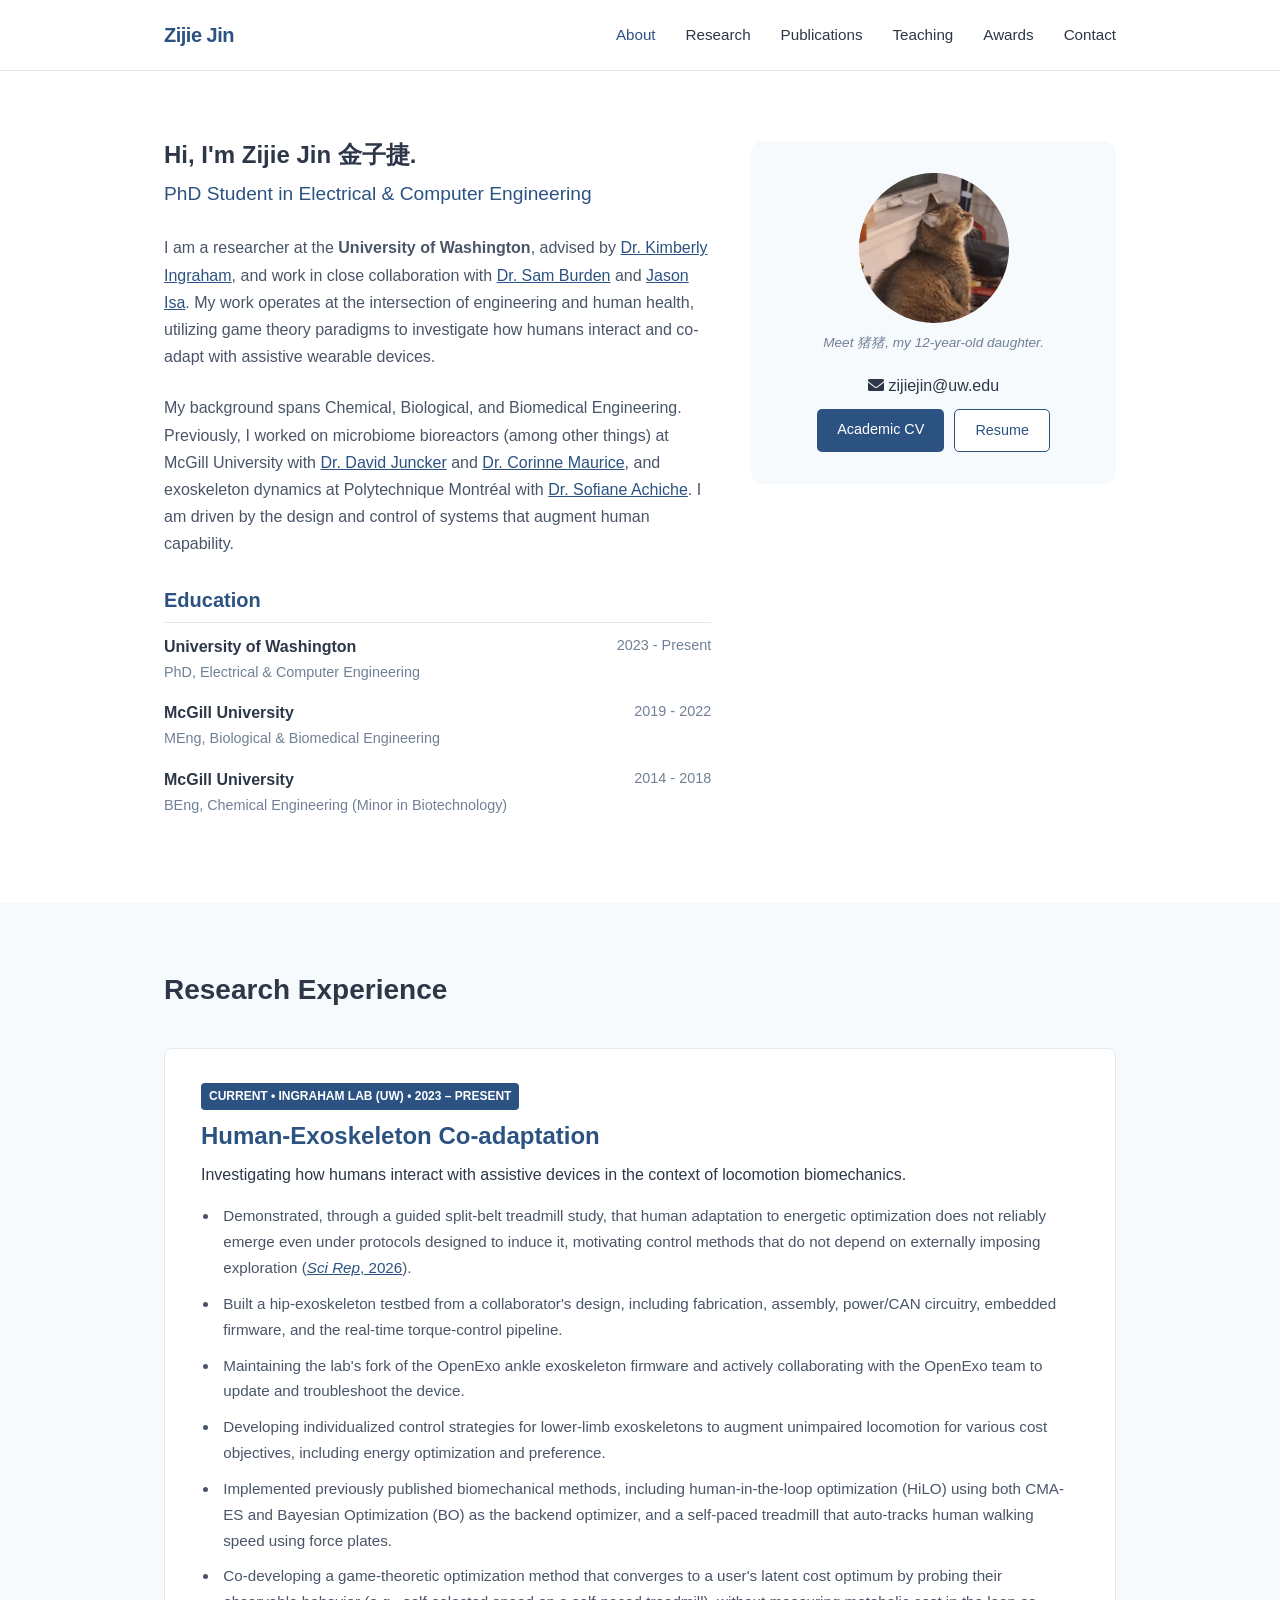
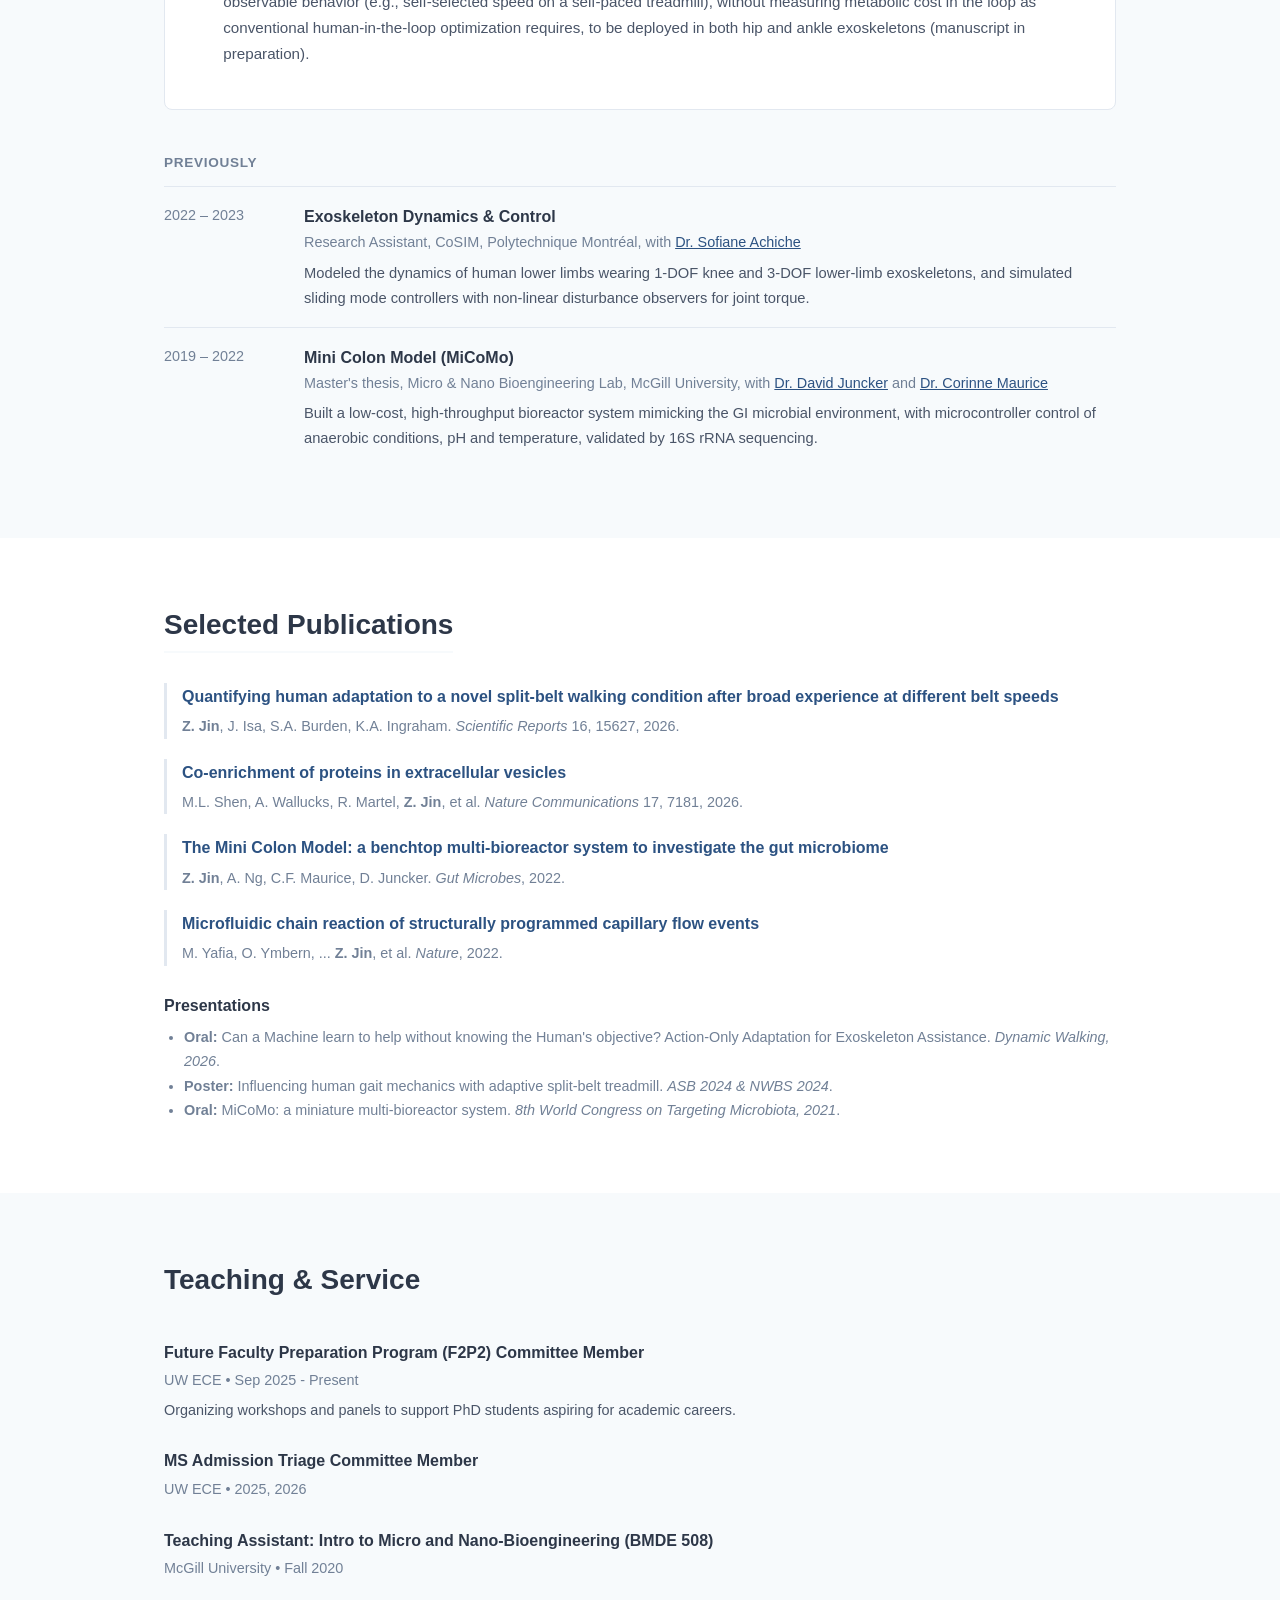
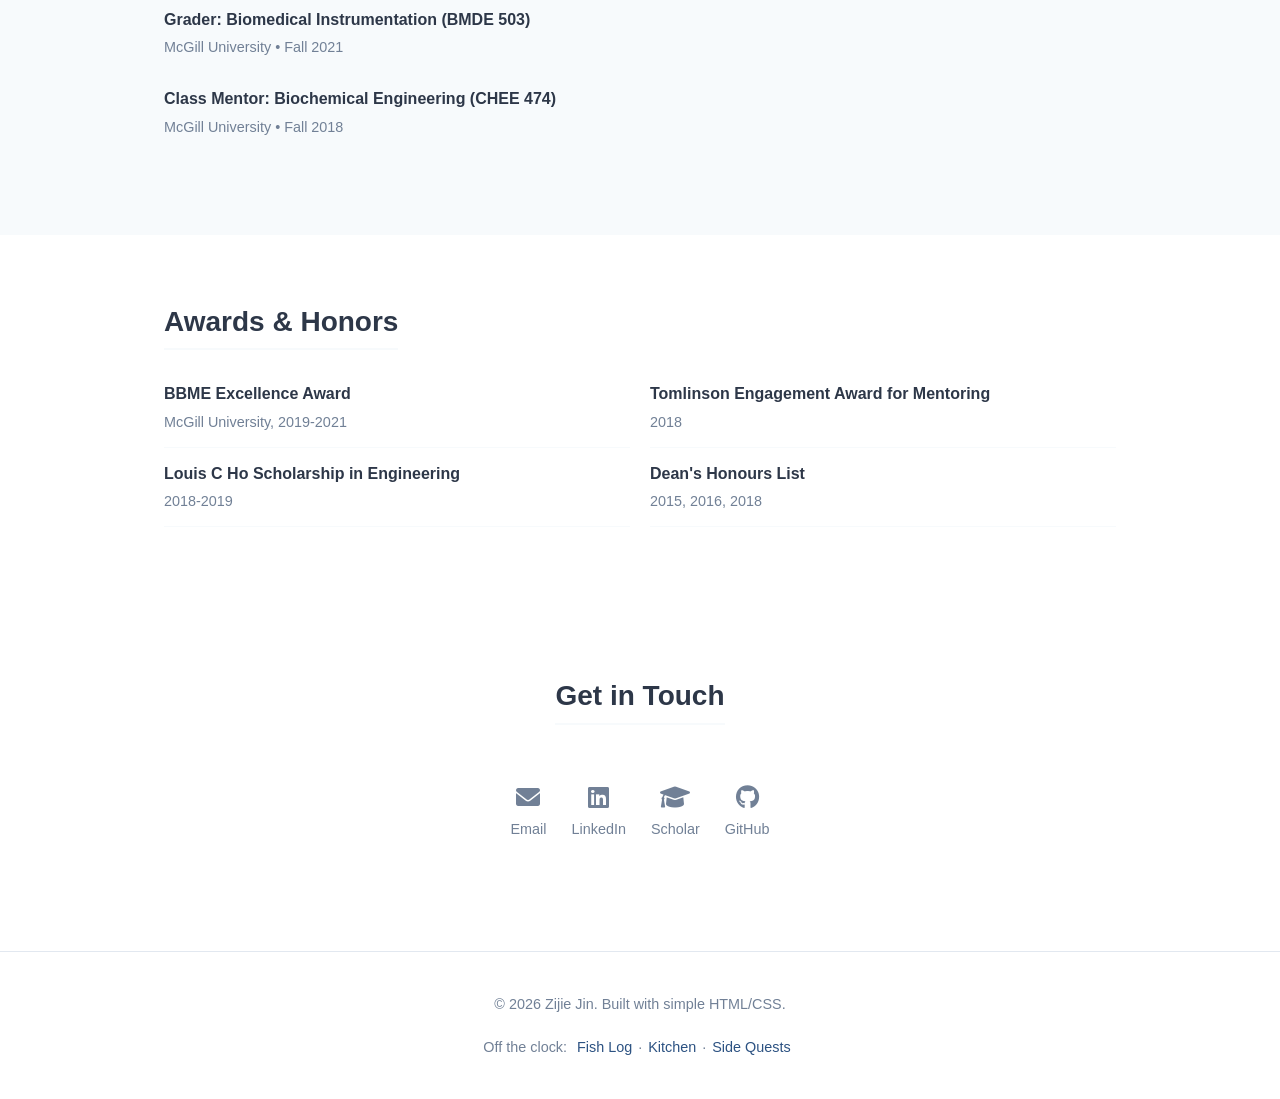
<file: index.html>
<!DOCTYPE html>
<html lang="en">
<head>
    <meta charset="UTF-8">
    <meta name="viewport" content="width=device-width, initial-scale=1.0">
    <title>Zijie Jin - PhD Student | UW</title>
    <link rel="stylesheet" href="https://cdnjs.cloudflare.com/ajax/libs/font-awesome/6.0.0-beta3/css/all.min.css" integrity="sha512-Fo3rlrZj/k7ujTnHg4CGR2D7kSs0v4LLanw2qksYuRlEzO+tcaEPQogQ0KaoGN26/zrn20ImR1DfuLWnOo7aBA==" crossorigin="anonymous" referrerpolicy="no-referrer" />
    <style>
        :root {
            /* Clean, professional Slate Blue - Definitely not purple */
            --primary-color: #2c5282; 
            --secondary-color: #4299e1;
            --text-color: #2d3748;
            --text-light: #718096;
            --bg-color: #ffffff;
            --light-gray: #f7fafc;
            --border-color: #e2e8f0;
            --transition: all 0.2s ease-in-out;
        }
        
        * {
            margin: 0;
            padding: 0;
            box-sizing: border-box;
        }
        
        body {
            font-family: -apple-system, BlinkMacSystemFont, 'Segoe UI', Roboto, Helvetica, Arial, sans-serif;
            line-height: 1.7;
            color: var(--text-color);
            background-color: var(--bg-color);
        }
        
        .container {
            max-width: 1000px; /* Slightly tighter width for readability */
            margin: 0 auto;
            padding: 0 24px;
        }
        
        /* Navigation */
        header {
            background-color: rgba(255, 255, 255, 0.95);
            backdrop-filter: blur(5px);
            border-bottom: 1px solid var(--border-color);
            position: sticky;
            top: 0;
            z-index: 100;
        }
        
        nav {
            display: flex;
            justify-content: space-between;
            align-items: center;
            padding: 18px 0;
        }
        
        .logo {
            font-size: 1.25rem;
            font-weight: 700;
            color: var(--primary-color);
            letter-spacing: -0.5px;
        }
        
        .nav-links {
            display: flex;
            list-style: none;
            gap: 30px;
        }
        
        .nav-links a {
            text-decoration: none;
            color: var(--text-color);
            font-size: 0.95rem;
            font-weight: 500;
            transition: var(--transition);
        }
        
        .nav-links a:hover, .nav-links a.active {
            color: var(--primary-color);
        }

        /* Typography */
        h1, h2, h3, h4 {
            color: var(--text-color);
            line-height: 1.2;
        }
        
        h2 {
            font-size: 1.75rem;
            margin-bottom: 30px;
            padding-bottom: 10px;
            border-bottom: 2px solid var(--light-gray);
            display: inline-block;
        }
        
        h3 {
            font-size: 1.25rem;
            margin-bottom: 10px;
            color: var(--primary-color);
        }

        section {
            padding: 70px 0;
        }

        /* About Section */
        .about-grid {
            display: grid;
            grid-template-columns: 3fr 2fr;
            gap: 40px;
            align-items: start;
        }
        
        .about-text p {
            margin-bottom: 1.5rem;
            color: #4a5568;
        }

        .profile-card {
            background: var(--light-gray);
            padding: 2rem;
            border-radius: 12px;
            text-align: center;
        }

        .pet-caption {
            font-size: 0.85rem;
            font-style: italic;
            color: var(--text-light);
            margin-bottom: 18px;
        }

        .greet {
            display: inline-block;
            transition: opacity 0.35s ease;
        }
        .greet.fade { opacity: 0; }

        .off-clock {
            margin-top: 18px;
            font-size: 0.9rem;
            color: var(--text-light);
        }
        .off-clock a {
            color: var(--primary-color);
            text-decoration: none;
            margin: 0 6px;
        }
        .off-clock a:hover { text-decoration: underline; }

        /* Education List */
        .edu-item {
            margin-bottom: 15px;
            display: flex;
            justify-content: space-between;
        }
        .edu-school { font-weight: 600; }
        .edu-degree { color: var(--text-light); font-size: 0.9rem; }
        .edu-year { color: var(--text-light); font-size: 0.9rem; text-align: right;}

        /* Publications */
        .pub-item {
            margin-bottom: 20px;
            padding-left: 15px;
            border-left: 3px solid var(--border-color);
            transition: var(--transition);
        }
        
        .pub-item:hover {
            border-left-color: var(--primary-color);
        }

        .pub-title {
            display: block;
            font-weight: 600;
            color: var(--primary-color);
            text-decoration: none;
            margin-bottom: 4px;
        }
        
        .pub-meta {
            font-size: 0.9rem;
            color: var(--text-light);
        }

        /* Research Cards */
        .research-grid {
            display: grid;
            grid-template-columns: repeat(auto-fit, minmax(300px, 1fr));
            gap: 25px;
        }

        .research-card {
            background: #fff;
            border: 1px solid var(--border-color);
            border-radius: 8px;
            padding: 25px;
            transition: var(--transition);
        }

        .research-card:hover {
            transform: translateY(-3px);
            box-shadow: 0 10px 15px -3px rgba(0, 0, 0, 0.05);
            border-color: var(--primary-color);
        }

        .role-tag {
            display: inline-block;
            background: var(--light-gray);
            color: var(--text-light);
            font-size: 0.75rem;
            padding: 4px 8px;
            border-radius: 4px;
            margin-bottom: 12px;
            font-weight: 600;
            text-transform: uppercase;
        }

        .research-card ul {
            list-style-position: inside;
            margin-top: 15px;
            color: #4a5568;
            font-size: 0.95rem;
        }
        
        .research-card li {
            margin-bottom: 8px;
        }

        /* Current project: full width, more weight */
        .research-current {
            padding: 32px 36px;
        }
        .research-current h3 {
            font-size: 1.5rem;
        }
        .research-current ul {
            list-style-position: outside;
            padding-left: 1.2em;
        }
        .research-current li {
            margin-bottom: 10px;
            padding-left: 4px;
        }
        .role-current {
            background: var(--primary-color);
            color: #fff;
            line-height: 1.6;
        }

        /* Past projects: compact, quieter timeline */
        .previously {
            margin: 45px 0 15px;
            font-size: 0.85rem;
            font-weight: 600;
            text-transform: uppercase;
            letter-spacing: 0.05em;
            color: var(--text-light);
        }
        .past-item {
            display: grid;
            grid-template-columns: 120px 1fr;
            gap: 20px;
            padding: 16px 0;
            border-top: 1px solid var(--border-color);
        }
        .past-when {
            color: var(--text-light);
            font-size: 0.9rem;
            white-space: nowrap;
        }
        .past-title {
            font-weight: 600;
        }
        .past-where {
            color: var(--text-light);
            font-size: 0.9rem;
            margin-bottom: 6px;
        }
        .past-item p {
            color: #4a5568;
            font-size: 0.92rem;
        }
        @media (max-width: 600px) {
            .past-item { grid-template-columns: 1fr; gap: 4px; }
            .research-current { padding: 24px 20px; }
        }

        /* Teaching & Awards Lists */
        .simple-list {
            list-style: none;
        }
        .simple-list li {
            margin-bottom: 12px;
            padding-bottom: 12px;
            border-bottom: 1px solid var(--light-gray);
        }
        .list-header {
            font-weight: 600;
            display: block;
        }
        .list-sub {
            color: var(--text-light);
            font-size: 0.9rem;
        }

        /* Contact */
        .contact-section {
            text-align: center;
            max-width: 600px;
            margin: 0 auto;
        }
        .social-links {
            display: flex;
            justify-content: center;
            gap: 25px;
            margin-top: 30px;
        }
        .social-links a {
            color: var(--text-light);
            font-size: 1.5rem;
            transition: var(--transition);
            display: flex;
            flex-direction: column;
            align-items: center;
            text-decoration: none;
            font-size: 0.9rem;
            gap: 8px;
        }
        .social-links i {
            font-size: 1.5rem;
        }
        .social-links a:hover {
            color: var(--primary-color);
        }

        /* Footer */
        footer {
            text-align: center;
            padding: 40px 0;
            color: var(--text-light);
            font-size: 0.9rem;
            border-top: 1px solid var(--border-color);
            margin-top: 40px;
        }

        /* Mobile */
        .hamburger { display: none; cursor: pointer; }
        .bar { display: block; width: 25px; height: 2px; margin: 5px auto; background-color: var(--text-color); }

        @media (max-width: 768px) {
            .about-grid { grid-template-columns: 1fr; }
            .hamburger { display: block; }
            .nav-links {
                position: fixed; left: -100%; top: 70px; flex-direction: column;
                background-color: #fff; width: 100%; text-align: center;
                box-shadow: 0 4px 6px -1px rgba(0,0,0,0.1); padding-bottom: 20px;
                gap: 15px;
            }
            .nav-links.active { left: 0; }
        }
    </style>
</head>
<body>

    <header id="home">
        <div class="container">
            <nav>
                <div class="logo">Zijie Jin</div>
                <ul class="nav-links">
                    <li><a href="#about">About</a></li>
                    <li><a href="#research">Research</a></li>
                    <li><a href="#publications">Publications</a></li>
                    <li><a href="#teaching">Teaching</a></li>
                    <li><a href="#awards">Awards</a></li>
                    <li><a href="#contact">Contact</a></li>
                </ul>
                <div class="hamburger">
                    <span class="bar"></span>
                    <span class="bar"></span>
                    <span class="bar"></span>
                </div>
            </nav>
        </div>
    </header>

    <section id="about">
        <div class="container">
            <div class="about-grid">
                <div class="about-text">
                    <h1><span id="greet" class="greet">Hi</span>, I'm Zijie Jin 金子捷.</h1>
                    <p style="font-size: 1.2rem; color: var(--primary-color); margin-top: 0.5rem;">
                        PhD Student in Electrical & Computer Engineering
                    </p>
                    <p>
                        I am a researcher at the <strong>University of Washington</strong>, advised by <a href="https://kim-ingraham.com/" target="_blank" style="color:var(--primary-color)">Dr. Kimberly Ingraham</a>, and work in close collaboration with <a href="https://faculty.washington.edu/sburden/" target="_blank" style="color:var(--primary-color)">Dr. Sam Burden</a> and <a href="https://www.jasontisa.com/" target="_blank" style="color:var(--primary-color)">Jason Isa</a>. My work operates at the intersection of engineering and human health, utilizing game theory paradigms to investigate how humans interact and co-adapt with assistive wearable devices.
                    </p>
                    <p>
                        My background spans Chemical, Biological, and Biomedical Engineering. Previously, I worked on microbiome bioreactors (among other things) at McGill University with <a href="https://junckerlab.org/" target="_blank" style="color:var(--primary-color)">Dr. David Juncker</a> and <a href="http://www.mauricelab.ca/" target="_blank" style="color:var(--primary-color)">Dr. Corinne Maurice</a>, and exoskeleton dynamics at Polytechnique Montréal with <a href="https://www.polymtl.ca/expertises/en/achiche-sofiane" target="_blank" style="color:var(--primary-color)">Dr. Sofiane Achiche</a>. I am driven by the design and control of systems that augment human capability.
                    </p>
                    
                    <h3 style="margin-top: 30px; border-bottom: 1px solid var(--border-color); padding-bottom: 10px;">Education</h3>
                    <div class="education-list">
                        <div class="edu-item">
                            <div>
                                <div class="edu-school">University of Washington</div>
                                <div class="edu-degree">PhD, Electrical & Computer Engineering</div>
                            </div>
                            <div class="edu-year">2023 - Present</div>
                        </div>
                        <div class="edu-item">
                            <div>
                                <div class="edu-school">McGill University</div>
                                <div class="edu-degree">MEng, Biological & Biomedical Engineering</div>
                            </div>
                            <div class="edu-year">2019 - 2022</div>
                        </div>
                        <div class="edu-item">
                            <div>
                                <div class="edu-school">McGill University</div>
                                <div class="edu-degree">BEng, Chemical Engineering (Minor in Biotechnology)</div>
                            </div>
                            <div class="edu-year">2014 - 2018</div>
                        </div>
                    </div>
                </div>

                <div class="profile-card">
                    <img src="zhuzhu.png" alt="猪猪, Zijie's cat" style="width: 150px; height: 150px; border-radius: 50%; object-fit: cover; margin: 0 auto 8px; display: block;">
                    <p class="pet-caption">Meet 猪猪, my 12-year-old daughter.</p>
                    <a href="mailto:zijiejin@uw.edu" style="display: block; color: var(--text-color); text-decoration: none; margin-bottom: 10px;">
                        <i class="fas fa-envelope"></i> zijiejin@uw.edu
                    </a>
                    <div style="display: flex; gap: 10px; justify-content: center; flex-wrap: wrap; margin-top: 10px;">
                        <a href="CV_Zijie_Jin.pdf" target="_blank" class="btn" style="display: inline-block; padding: 8px 20px; background: var(--primary-color); color: white; border-radius: 5px; text-decoration: none; font-size: 0.9rem;">
                            Academic CV
                        </a>
                        <a href="Resume_Zijie_Jin.pdf" target="_blank" class="btn" style="display: inline-block; padding: 8px 20px; background: #fff; color: var(--primary-color); border: 1px solid var(--primary-color); border-radius: 5px; text-decoration: none; font-size: 0.9rem;">
                            Resume
                        </a>
                    </div>
                </div>
            </div>
        </div>
    </section>

    <section id="research" style="background-color: var(--light-gray);">
        <div class="container">
            <h2>Research Experience</h2>
            <div class="research-card research-current">
                <span class="role-tag role-current">Current • Ingraham Lab (UW) • 2023 – Present</span>
                <h3>Human-Exoskeleton Co-adaptation</h3>
                <p>Investigating how humans interact with assistive devices in the context of locomotion biomechanics.</p>
                <ul>
                    <li>Demonstrated, through a guided split-belt treadmill study, that human adaptation to energetic optimization does not reliably emerge even under protocols designed to induce it, motivating control methods that do not depend on externally imposing exploration (<a href="https://doi.org/10.1038/s41598-026-46937-5" target="_blank" style="color: var(--primary-color);"><em>Sci Rep</em>, 2026</a>).</li>
                    <li>Built a hip-exoskeleton testbed from a collaborator's design, including fabrication, assembly, power/CAN circuitry, embedded firmware, and the real-time torque-control pipeline.</li>
                    <li>Maintaining the lab's fork of the OpenExo ankle exoskeleton firmware and actively collaborating with the OpenExo team to update and troubleshoot the device.</li>
                    <li>Developing individualized control strategies for lower-limb exoskeletons to augment unimpaired locomotion for various cost objectives, including energy optimization and preference.</li>
                    <li>Implemented previously published biomechanical methods, including human-in-the-loop optimization (HiLO) using both CMA-ES and Bayesian Optimization (BO) as the backend optimizer, and a self-paced treadmill that auto-tracks human walking speed using force plates.</li>
                    <li>Co-developing a game-theoretic optimization method that converges to a user's latent cost optimum by probing their observable behavior (e.g., self-selected speed on a self-paced treadmill), without measuring metabolic cost in the loop as conventional human-in-the-loop optimization requires, to be deployed in both hip and ankle exoskeletons (manuscript in preparation).</li>
                </ul>
            </div>

            <h4 class="previously">Previously</h4>
            <div class="past-list">
                <div class="past-item">
                    <div class="past-when">2022 – 2023</div>
                    <div>
                        <div class="past-title">Exoskeleton Dynamics & Control</div>
                        <div class="past-where">Research Assistant, CoSIM, Polytechnique Montréal, with <a href="https://www.polymtl.ca/expertises/en/achiche-sofiane" target="_blank" style="color:var(--primary-color)">Dr. Sofiane Achiche</a></div>
                        <p>Modeled the dynamics of human lower limbs wearing 1-DOF knee and 3-DOF lower-limb exoskeletons, and simulated sliding mode controllers with non-linear disturbance observers for joint torque.</p>
                    </div>
                </div>
                <div class="past-item">
                    <div class="past-when">2019 – 2022</div>
                    <div>
                        <div class="past-title">Mini Colon Model (MiCoMo)</div>
                        <div class="past-where">Master's thesis, Micro & Nano Bioengineering Lab, McGill University, with <a href="https://junckerlab.org/" target="_blank" style="color:var(--primary-color)">Dr. David Juncker</a> and <a href="http://www.mauricelab.ca/" target="_blank" style="color:var(--primary-color)">Dr. Corinne Maurice</a></div>
                        <p>Built a low-cost, high-throughput bioreactor system mimicking the GI microbial environment, with microcontroller control of anaerobic conditions, pH and temperature, validated by 16S rRNA sequencing.</p>
                    </div>
                </div>
            </div>
        </div>
    </section>

    <section id="publications">
        <div class="container">
            <h2>Selected Publications</h2>
            
            <div class="pub-item">
                <a href="https://doi.org/10.1038/s41598-026-46937-5" target="_blank" class="pub-title">
                    Quantifying human adaptation to a novel split-belt walking condition after broad experience at different belt speeds
                </a>
                <div class="pub-meta">
                    <strong>Z. Jin</strong>, J. Isa, S.A. Burden, K.A. Ingraham. <em>Scientific Reports</em> 16, 15627, 2026.
                </div>
            </div>

            <div class="pub-item">
                <a href="https://www.nature.com/articles/s41467-026-73837-z" target="_blank" class="pub-title">
                    Co-enrichment of proteins in extracellular vesicles
                </a>
                <div class="pub-meta">
                    M.L. Shen, A. Wallucks, R. Martel, <strong>Z. Jin</strong>, et al. <em>Nature Communications</em> 17, 7181, 2026.
                </div>
            </div>

            <div class="pub-item">
                <a href="https://doi.org/10.1080/19490976.2022.2096993" target="_blank" class="pub-title">
                    The Mini Colon Model: a benchtop multi-bioreactor system to investigate the gut microbiome
                </a>
                <div class="pub-meta">
                    <strong>Z. Jin</strong>, A. Ng, C.F. Maurice, D. Juncker. <em>Gut Microbes</em>, 2022.
                </div>
            </div>

            <div class="pub-item">
                <a href="https://www.nature.com/articles/s41586-022-04683-4" target="_blank" class="pub-title">
                    Microfluidic chain reaction of structurally programmed capillary flow events
                </a>
                <div class="pub-meta">
                    M. Yafia, O. Ymbern, ... <strong>Z. Jin</strong>, et al. <em>Nature</em>, 2022.
                </div>
            </div>
            
            <div style="margin-top: 30px;">
                <h4>Presentations</h4>
                <ul style="color: var(--text-light); font-size: 0.9rem; margin-top: 10px; padding-left: 20px;">
                    <li><strong>Oral:</strong> Can a Machine learn to help without knowing the Human's objective? Action-Only Adaptation for Exoskeleton Assistance. <em>Dynamic Walking, 2026</em>.</li>
                    <li><strong>Poster:</strong> Influencing human gait mechanics with adaptive split-belt treadmill. <em>ASB 2024 & NWBS 2024</em>.</li>
                    <li><strong>Oral:</strong> MiCoMo: a miniature multi-bioreactor system. <em>8th World Congress on Targeting Microbiota, 2021</em>.</li>
                </ul>
            </div>
        </div>
    </section>

    <section id="teaching" style="background-color: var(--light-gray);">
        <div class="container">
            <h2>Teaching & Service</h2>
            <ul class="simple-list">
                <li>
                    <span class="list-header">Future Faculty Preparation Program (F2P2) Committee Member</span>
                    <span class="list-sub">UW ECE • Sep 2025 - Present</span>
                    <p style="font-size: 0.9rem; color: #4a5568; margin-top: 5px;">Organizing workshops and panels to support PhD students aspiring for academic careers.</p>
                </li>
                <li>
                    <span class="list-header">MS Admission Triage Committee Member</span>
                    <span class="list-sub">UW ECE • 2025, 2026</span>
                </li>
                <li>
                    <span class="list-header">Teaching Assistant: Intro to Micro and Nano-Bioengineering (BMDE 508)</span>
                    <span class="list-sub">McGill University • Fall 2020</span>
                </li>
                <li>
                    <span class="list-header">Grader: Biomedical Instrumentation (BMDE 503)</span>
                    <span class="list-sub">McGill University • Fall 2021</span>
                </li>
                <li>
                    <span class="list-header">Class Mentor: Biochemical Engineering (CHEE 474)</span>
                    <span class="list-sub">McGill University • Fall 2018</span>
                </li>
            </ul>
        </div>
    </section>

    <section id="awards">
        <div class="container">
            <h2>Awards & Honors</h2>
            <div style="display: grid; grid-template-columns: repeat(auto-fit, minmax(250px, 1fr)); gap: 20px;">
                <ul class="simple-list">
                    <li>
                        <span class="list-header">BBME Excellence Award</span>
                        <span class="list-sub">McGill University, 2019-2021</span>
                    </li>
                    <li>
                        <span class="list-header">Louis C Ho Scholarship in Engineering</span>
                        <span class="list-sub">2018-2019</span>
                    </li>
                </ul>
                <ul class="simple-list">
                    <li>
                        <span class="list-header">Tomlinson Engagement Award for Mentoring</span>
                        <span class="list-sub">2018</span>
                    </li>
                    <li>
                        <span class="list-header">Dean's Honours List</span>
                        <span class="list-sub">2015, 2016, 2018</span>
                    </li>
                </ul>
            </div>
        </div>
    </section>

    <section id="contact">
        <div class="container contact-section">
            <h2>Get in Touch</h2>
            
            <div class="social-links">
                <a href="mailto:zijiejin@uw.edu">
                    <i class="fas fa-envelope"></i>
                    <span>Email</span>
                </a>
                <a href="https://www.linkedin.com/in/zijie-jin-89195b112/" target="_blank">
                    <i class="fab fa-linkedin"></i>
                    <span>LinkedIn</span>
                </a>
                <a href="https://scholar.google.ca/citations?user=6JpY-CEAAAAJ&hl=en" target="_blank">
                    <i class="fas fa-graduation-cap"></i>
                    <span>Scholar</span>
                </a>
                <a href="https://github.com/focussash" target="_blank">
                    <i class="fab fa-github"></i>
                    <span>GitHub</span>
                </a>
            </div>
        </div>
    </section>

    <footer>
        <div class="container">
            <p>&copy; <span id="current-year"></span> Zijie Jin. Built with simple HTML/CSS.</p>
            <p class="off-clock">Off the clock:
                <a href="fishing.html">Fish Log</a>·<a href="kitchen.html">Kitchen</a>·<a href="side-quests.html">Side Quests</a>
            </p>
        </div>
    </footer>

    <script>
        document.getElementById('current-year').textContent = new Date().getFullYear();

        // Rotating greeting: English / 中文 / Français
        (() => {
            const greetings = ['Hi', '你好', 'Salut'];
            const el = document.getElementById('greet');
            if (!el || window.matchMedia('(prefers-reduced-motion: reduce)').matches) return;
            let i = 0;
            setInterval(() => {
                el.classList.add('fade');
                setTimeout(() => {
                    i = (i + 1) % greetings.length;
                    el.textContent = greetings[i];
                    el.classList.remove('fade');
                }, 350);
            }, 2800);
        })();
        
        const hamburger = document.querySelector('.hamburger');
        const navLinks = document.querySelector('.nav-links');
        
        hamburger.addEventListener('click', () => {
            navLinks.classList.toggle('active');
        });
        
        document.querySelectorAll('.nav-links a').forEach(link => {
            link.addEventListener('click', () => {
                navLinks.classList.remove('active');
            });
        });

        // Highlight active section
        window.addEventListener('scroll', () => {
            let current = '';
            const sections = document.querySelectorAll('section');
            const navItems = document.querySelectorAll('.nav-links a');
            
            sections.forEach(section => {
                const sectionTop = section.offsetTop;
                if (pageYOffset >= (sectionTop - 150)) {
                    current = section.getAttribute('id');
                }
            });
            
            navItems.forEach(link => {
                link.classList.remove('active');
                if (link.getAttribute('href').substring(1) === current) {
                    link.classList.add('active');
                }
            });
        });
    </script>
</body>
</html>
</file>
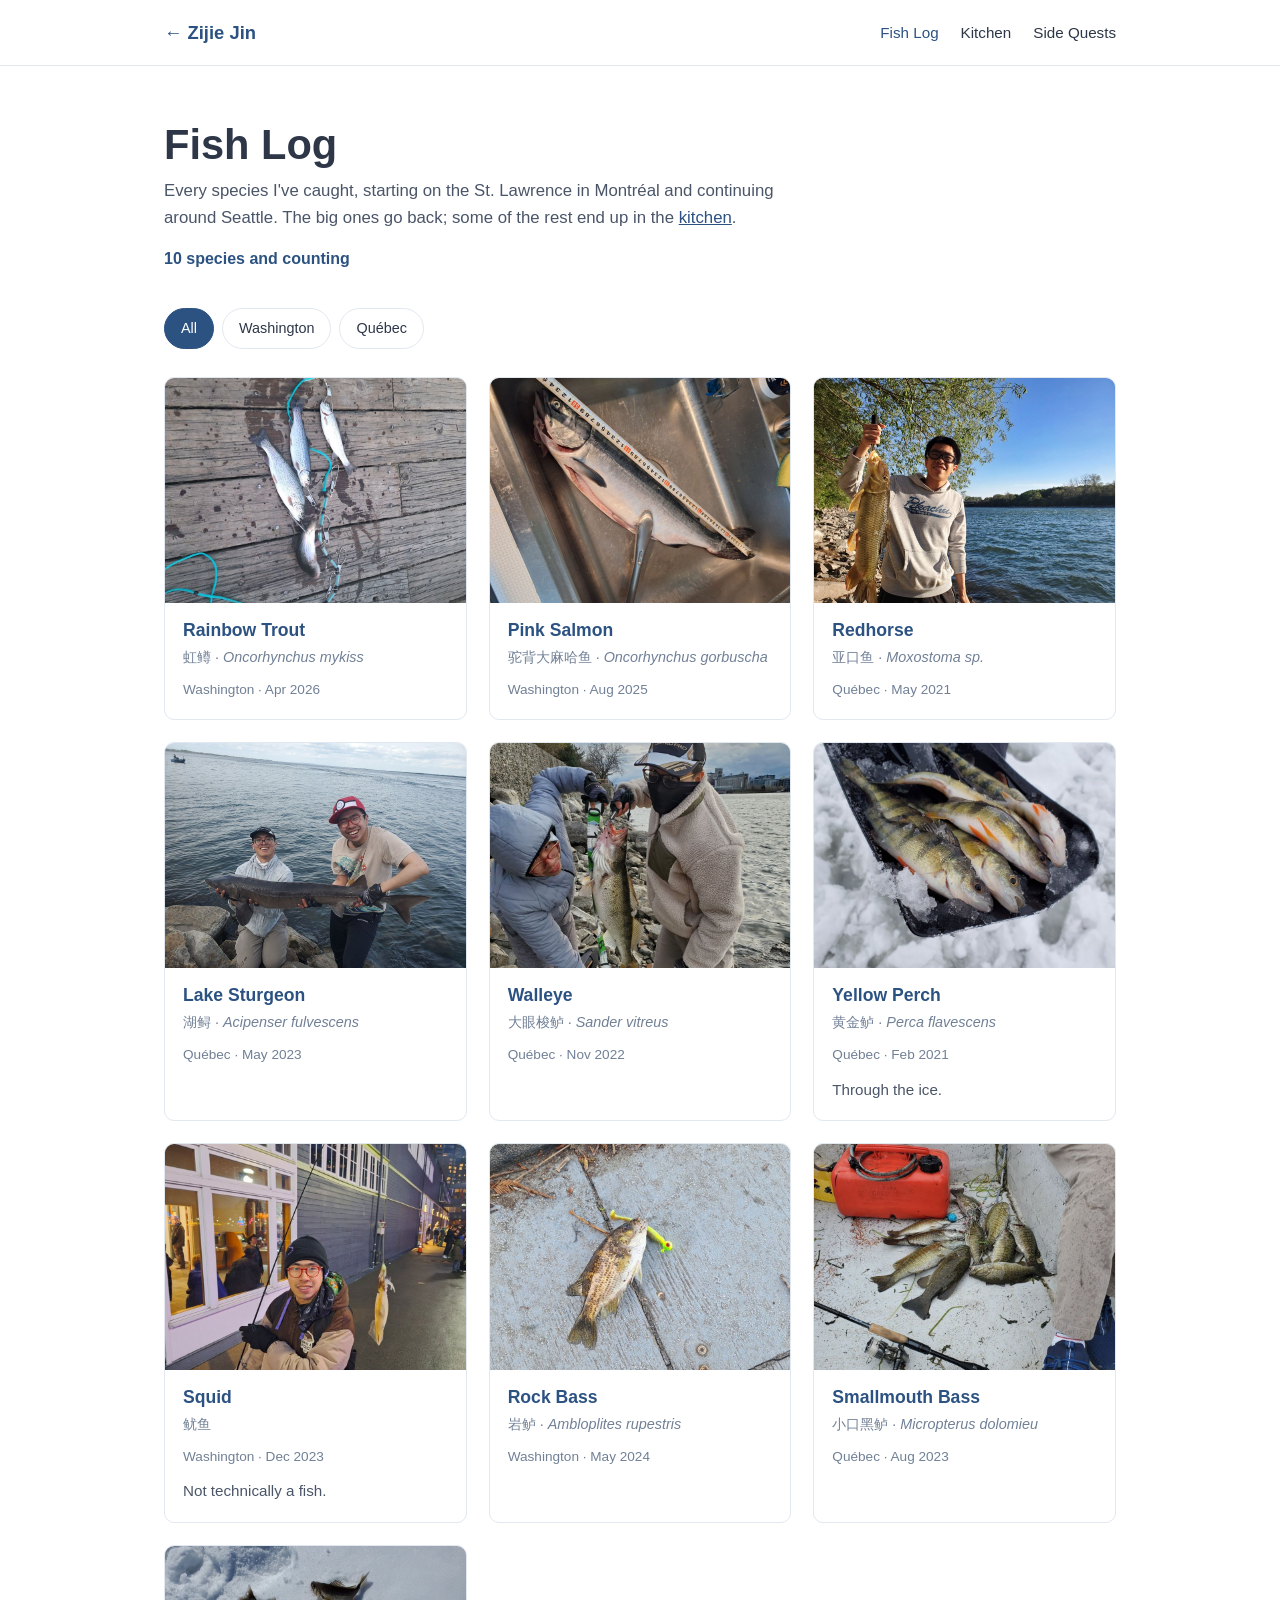
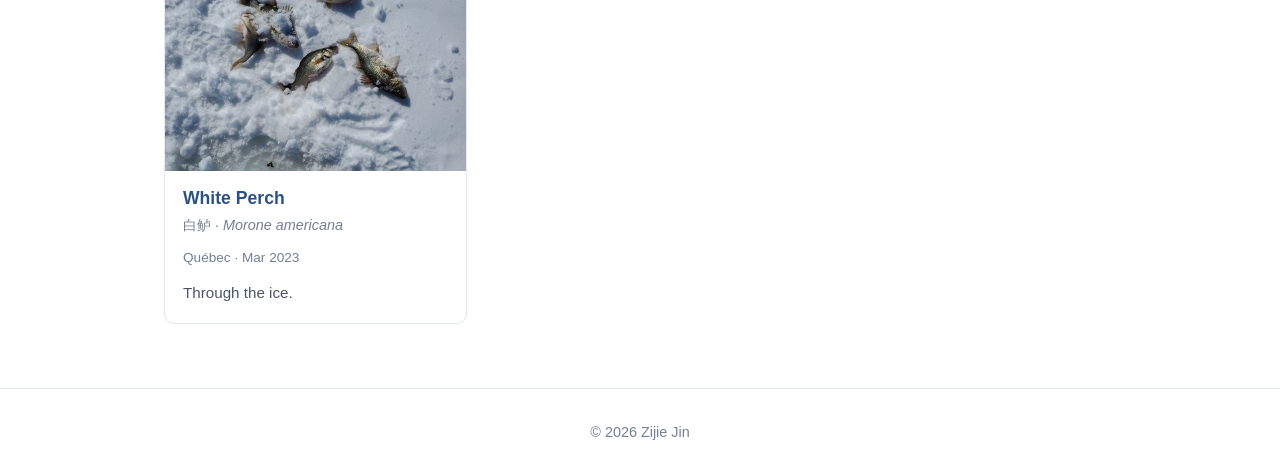
<file: fishing.html>
<!DOCTYPE html>
<html lang="en">
<head>
    <meta charset="UTF-8">
    <meta name="viewport" content="width=device-width, initial-scale=1.0">
    <title>Fish Log · Zijie Jin</title>
    <meta name="description" content="Every species Zijie Jin has caught, from Montréal to Seattle.">
    <link rel="stylesheet" href="extras.css">
</head>
<body>
    <header class="topbar">
        <div class="container">
            <nav>
                <a class="home" href="index.html">← Zijie Jin</a>
                <ul class="pages">
                    <li><a href="fishing.html" aria-current="page">Fish Log</a></li>
                    <li><a href="kitchen.html">Kitchen</a></li>
                    <li><a href="side-quests.html">Side Quests</a></li>
                </ul>
            </nav>
        </div>
    </header>

    <main class="container">
        <section class="page-head">
            <h1>Fish Log</h1>
            <p class="lede">Every species I've caught, starting on the St. Lawrence in Montréal and continuing around Seattle. The big ones go back; some of the rest end up in the <a href="kitchen.html" style="color: var(--primary-color);">kitchen</a>.</p>
            <p class="stat" id="stat"></p>
        </section>

        <div class="chips" id="chips" role="group" aria-label="Filter by region"></div>
        <div class="grid" id="grid"></div>
    </main>

    <footer><div class="container">© <span id="year"></span> Zijie Jin</div></footer>

<script>
{
    /* ===== EDIT HERE =====
       One object per species. Put photos in photos/fish/ and set `photo` to the file name.
       Fields: en, zh, sci (scientific name), region (used for the filter chips),
               spot, when, photo, note, released (true = catch-and-release).
       The entries marked sample: true are placeholders: replace or delete them. */
    const FISH = [
        { en: 'Rainbow Trout', zh: '虹鳟', sci: 'Oncorhynchus mykiss', region: 'Washington', when: '2026-04', photo: 'rainbow-trout.jpg', note: '' },
        { en: 'Pink Salmon', zh: '驼背大麻哈鱼', sci: 'Oncorhynchus gorbuscha', region: 'Washington', when: '2025-08', photo: 'pink-salmon.jpg', note: '' },
        { en: 'Redhorse', zh: '亚口鱼', sci: 'Moxostoma sp.', region: 'Québec', when: '2021-05', photo: 'redhorse.jpg', note: '' },
        { en: 'Lake Sturgeon', zh: '湖鲟', sci: 'Acipenser fulvescens', region: 'Québec', when: '2023-05', photo: 'lake-sturgeon.jpg', note: '' },
        { en: 'Walleye', zh: '大眼梭鲈', sci: 'Sander vitreus', region: 'Québec', when: '2022-11', photo: 'walleye.jpg', note: '', pos: 'center 30%' },
        { en: 'Yellow Perch', zh: '黄金鲈', sci: 'Perca flavescens', region: 'Québec', when: '2021-02', photo: 'yellow-perch.jpg', note: 'Through the ice.' },
        { en: 'Squid', zh: '鱿鱼', sci: '', region: 'Washington', when: '2023-12', photo: 'squid.jpg', note: 'Not technically a fish.', pos: 'center 40%' },
        { en: 'Rock Bass', zh: '岩鲈', sci: 'Ambloplites rupestris', region: 'Washington', when: '2024-05', photo: 'rock-bass.jpg', note: '' },
        { en: 'Smallmouth Bass', zh: '小口黑鲈', sci: 'Micropterus dolomieu', region: 'Québec', when: '2023-08', photo: 'smallmouth-bass.jpg', note: '' },
        { en: 'White Perch', zh: '白鲈', sci: 'Morone americana', region: 'Québec', when: '2023-03', photo: 'white-perch.jpg', note: 'Through the ice.', pos: 'center 35%' },
    ];

    const MONTHS = ['Jan', 'Feb', 'Mar', 'Apr', 'May', 'Jun', 'Jul', 'Aug', 'Sep', 'Oct', 'Nov', 'Dec'];
    const fmtWhen = w => {
        const m = /^(\d{4})-(\d{2})$/.exec(w || '');
        return m ? `${MONTHS[+m[2] - 1]} ${m[1]}` : (w || '');
    };

    const FISH_SVG = '<svg viewBox="0 0 64 64" fill="none" stroke="currentColor" stroke-width="2.5" stroke-linejoin="round"><path d="M6 32c8-12 22-16 34-12 6 2 10 6 12 12-2 6-6 10-12 12-12 4-26 0-34-12z"/><path d="M52 32l8-8v16z"/><circle cx="18" cy="29" r="2" fill="currentColor"/></svg>';

    const esc = s => String(s ?? '').replace(/[&<>"']/g, c => ({ '&': '&amp;', '<': '&lt;', '>': '&gt;', '"': '&quot;', "'": '&#39;' }[c]));

    const photo = f => f.photo
        ? `<img src="photos/fish/${esc(f.photo)}" alt="${esc(f.en)}" loading="lazy"${f.pos ? ` style="object-position:${esc(f.pos)}"` : ''} onerror="this.replaceWith(Object.assign(document.createElement('div'),{className:'ph',textContent:'photo missing'}))">`
        : `<div class="ph"><div>${FISH_SVG}photo coming</div></div>`;

    const card = f => `
        <article class="card">
            <div class="photo">${photo(f)}</div>
            <div class="body">
                <h3>${esc(f.en)}</h3>
                <div class="alt">${esc(f.zh)}${f.zh && f.sci ? ' · ' : ''}<span class="sci">${esc(f.sci)}</span></div>
                <div class="meta">${[f.spot || f.region, fmtWhen(f.when), f.released ? 'released' : ''].filter(Boolean).map(esc).join(' · ')}</div>
                ${f.note ? `<p class="note">${esc(f.note)}</p>` : ''}
            </div>
        </article>`;

    const regions = ['All', ...new Set(FISH.map(f => f.region).filter(Boolean))];
    const chips = document.getElementById('chips');
    const grid = document.getElementById('grid');
    let current = 'All';

    const render = () => {
        const shown = current === 'All' ? FISH : FISH.filter(f => f.region === current);
        grid.innerHTML = shown.length ? shown.map(card).join('') : '<p class="empty">Nothing here yet.</p>';
        chips.innerHTML = regions.map(r => `<button class="chip" aria-pressed="${r === current}" data-r="${esc(r)}">${esc(r)}</button>`).join('');
    };

    chips.addEventListener('click', e => {
        const b = e.target.closest('.chip');
        if (!b) return;
        current = b.dataset.r;
        render();
    });

    const n = new Set(FISH.map(f => f.sci || f.en)).size;
    document.getElementById('stat').textContent = `${n} species and counting`;
    document.getElementById('year').textContent = new Date().getFullYear();
    render();
}
</script>
</body>
</html>
</file>
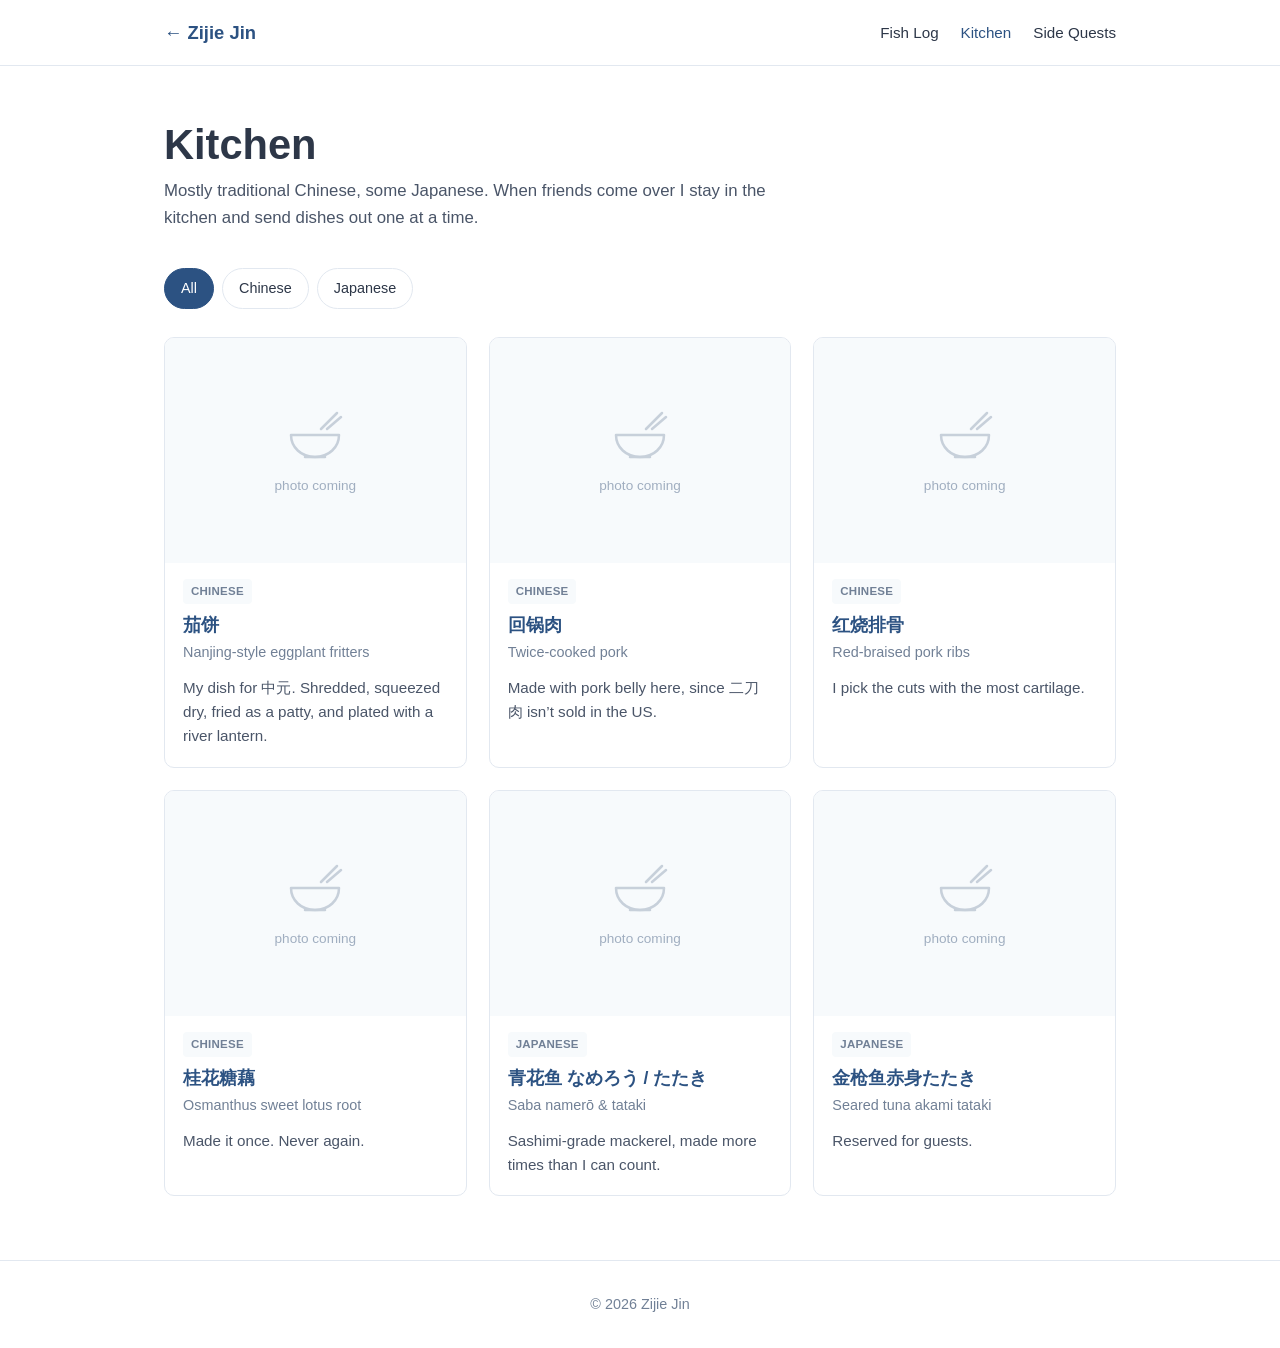
<file: kitchen.html>
<!DOCTYPE html>
<html lang="en">
<head>
    <meta charset="UTF-8">
    <meta name="viewport" content="width=device-width, initial-scale=1.0">
    <title>Kitchen · Zijie Jin</title>
    <meta name="description" content="Dishes Zijie Jin has cooked: mostly Chinese, some Japanese.">
    <link rel="stylesheet" href="extras.css">
</head>
<body>
    <header class="topbar">
        <div class="container">
            <nav>
                <a class="home" href="index.html">← Zijie Jin</a>
                <ul class="pages">
                    <li><a href="fishing.html">Fish Log</a></li>
                    <li><a href="kitchen.html" aria-current="page">Kitchen</a></li>
                    <li><a href="side-quests.html">Side Quests</a></li>
                </ul>
            </nav>
        </div>
    </header>

    <main class="container">
        <section class="page-head">
            <h1>Kitchen</h1>
            <p class="lede">Mostly traditional Chinese, some Japanese. When friends come over I stay in the kitchen and send dishes out one at a time.</p>
        </section>

        <div class="chips" id="chips" role="group" aria-label="Filter by cuisine"></div>
        <div class="grid" id="grid"></div>
    </main>

    <footer><div class="container">© <span id="year"></span> Zijie Jin</div></footer>

<script>
{
    /* ===== EDIT HERE =====
       One object per dish. Put photos in photos/kitchen/ and set `photo` to the file name.
       Fields: zh, en, cuisine (used for the filter chips), photo, note. */
    const DISHES = [
        { zh: '茄饼', en: 'Nanjing-style eggplant fritters', cuisine: 'Chinese', photo: '', note: 'My dish for 中元. Shredded, squeezed dry, fried as a patty, and plated with a river lantern.' },
        { zh: '回锅肉', en: 'Twice-cooked pork', cuisine: 'Chinese', photo: '', note: 'Made with pork belly here, since 二刀肉 isn’t sold in the US.' },
        { zh: '红烧排骨', en: 'Red-braised pork ribs', cuisine: 'Chinese', photo: '', note: 'I pick the cuts with the most cartilage.' },
        { zh: '桂花糖藕', en: 'Osmanthus sweet lotus root', cuisine: 'Chinese', photo: '', note: 'Made it once. Never again.' },
        { zh: '青花鱼 なめろう / たたき', en: 'Saba namerō & tataki', cuisine: 'Japanese', photo: '', note: 'Sashimi-grade mackerel, made more times than I can count.' },
        { zh: '金枪鱼赤身たたき', en: 'Seared tuna akami tataki', cuisine: 'Japanese', photo: '', note: 'Reserved for guests.' },
    ];

    const BOWL_SVG = '<svg viewBox="0 0 64 64" fill="none" stroke="currentColor" stroke-width="2.5" stroke-linecap="round" stroke-linejoin="round"><path d="M8 30h48c0 12-10 22-24 22S8 42 8 30z"/><path d="M22 52h20"/><path d="M38 24L54 8M44 24L58 12"/></svg>';

    const esc = s => String(s ?? '').replace(/[&<>"']/g, c => ({ '&': '&amp;', '<': '&lt;', '>': '&gt;', '"': '&quot;', "'": '&#39;' }[c]));

    const photo = d => d.photo
        ? `<img src="photos/kitchen/${esc(d.photo)}" alt="${esc(d.en)}" loading="lazy" onerror="this.replaceWith(Object.assign(document.createElement('div'),{className:'ph',textContent:'photo missing'}))">`
        : `<div class="ph"><div>${BOWL_SVG}photo coming</div></div>`;

    const card = d => `
        <article class="card">
            <div class="photo">${photo(d)}</div>
            <div class="body">
                <span class="tag">${esc(d.cuisine)}</span>
                <h3>${esc(d.zh)}</h3>
                <div class="alt">${esc(d.en)}</div>
                ${d.note ? `<p class="note">${esc(d.note)}</p>` : ''}
            </div>
        </article>`;

    const cuisines = ['All', ...new Set(DISHES.map(d => d.cuisine).filter(Boolean))];
    const chips = document.getElementById('chips');
    const grid = document.getElementById('grid');
    let current = 'All';

    const render = () => {
        const shown = current === 'All' ? DISHES : DISHES.filter(d => d.cuisine === current);
        grid.innerHTML = shown.length ? shown.map(card).join('') : '<p class="empty">Nothing here yet.</p>';
        chips.innerHTML = cuisines.map(c => `<button class="chip" aria-pressed="${c === current}" data-c="${esc(c)}">${esc(c)}</button>`).join('');
    };

    chips.addEventListener('click', e => {
        const b = e.target.closest('.chip');
        if (!b) return;
        current = b.dataset.c;
        render();
    });

    document.getElementById('year').textContent = new Date().getFullYear();
    render();
}
</script>
</body>
</html>
</file>
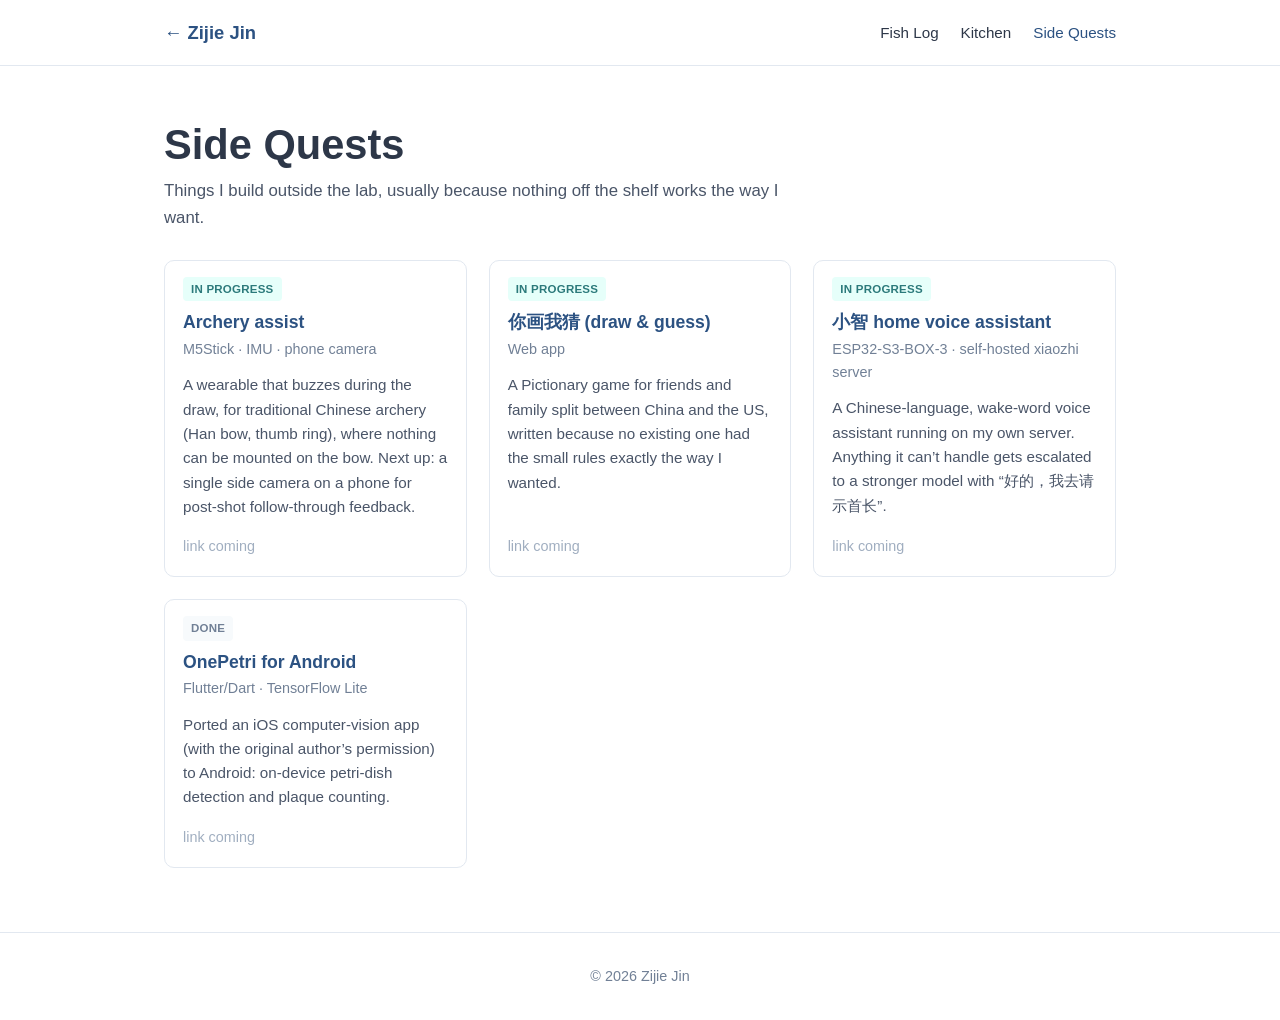
<file: side-quests.html>
<!DOCTYPE html>
<html lang="en">
<head>
    <meta charset="UTF-8">
    <meta name="viewport" content="width=device-width, initial-scale=1.0">
    <title>Side Quests · Zijie Jin</title>
    <meta name="description" content="Things Zijie Jin builds outside the lab.">
    <link rel="stylesheet" href="extras.css">
</head>
<body>
    <header class="topbar">
        <div class="container">
            <nav>
                <a class="home" href="index.html">← Zijie Jin</a>
                <ul class="pages">
                    <li><a href="fishing.html">Fish Log</a></li>
                    <li><a href="kitchen.html">Kitchen</a></li>
                    <li><a href="side-quests.html" aria-current="page">Side Quests</a></li>
                </ul>
            </nav>
        </div>
    </header>

    <main class="container">
        <section class="page-head">
            <h1>Side Quests</h1>
            <p class="lede">Things I build outside the lab, usually because nothing off the shelf works the way I want.</p>
        </section>

        <div class="grid" id="grid"></div>
    </main>

    <footer><div class="container">© <span id="year"></span> Zijie Jin</div></footer>

<script>
{
    /* ===== EDIT HERE =====
       status: 'active' | 'hold' | 'done'. Leave repo/demo empty to show "link coming".
       Optional photo: put it in photos/quests/ and set `photo` to the file name. */
    const QUESTS = [
        {
            title: 'Archery assist',
            stack: 'M5Stick · IMU · phone camera',
            status: 'active',
            text: 'A wearable that buzzes during the draw, for traditional Chinese archery (Han bow, thumb ring), where nothing can be mounted on the bow. Next up: a single side camera on a phone for post-shot follow-through feedback.',
            repo: '', demo: '', photo: '',
        },
        {
            title: '你画我猜 (draw & guess)',
            stack: 'Web app',
            status: 'active',
            text: 'A Pictionary game for friends and family split between China and the US, written because no existing one had the small rules exactly the way I wanted.',
            repo: '', demo: '', photo: '',
        },
        {
            title: '小智 home voice assistant',
            stack: 'ESP32-S3-BOX-3 · self-hosted xiaozhi server',
            status: 'active',
            text: 'A Chinese-language, wake-word voice assistant running on my own server. Anything it can’t handle gets escalated to a stronger model with “好的，我去请示首长”.',
            repo: '', demo: '', photo: '',
        },
        {
            title: 'OnePetri for Android',
            stack: 'Flutter/Dart · TensorFlow Lite',
            status: 'done',
            text: 'Ported an iOS computer-vision app (with the original author’s permission) to Android: on-device petri-dish detection and plaque counting.',
            repo: '', demo: '', photo: '',
        },
    ];

    const LABEL = { active: 'in progress', hold: 'on hold', done: 'done' };

    const esc = s => String(s ?? '').replace(/[&<>"']/g, c => ({ '&': '&amp;', '<': '&lt;', '>': '&gt;', '"': '&quot;', "'": '&#39;' }[c]));

    const link = (url, text) => url
        ? `<a href="${esc(url)}" target="_blank" rel="noopener">${text}</a>`
        : '';

    const card = q => `
        <article class="card">
            ${q.photo ? `<div class="photo"><img src="photos/quests/${esc(q.photo)}" alt="${esc(q.title)}" loading="lazy"></div>` : ''}
            <div class="body">
                <span class="tag ${q.status === 'done' ? '' : esc(q.status)}">${esc(LABEL[q.status] || q.status)}</span>
                <h3>${esc(q.title)}</h3>
                <div class="alt">${esc(q.stack)}</div>
                <p class="note">${esc(q.text)}</p>
                <div class="links">
                    ${link(q.repo, 'GitHub →')}${link(q.demo, 'Demo →')}
                    ${!q.repo && !q.demo ? '<span class="todo">link coming</span>' : ''}
                </div>
            </div>
        </article>`;

    document.getElementById('grid').innerHTML = QUESTS.map(card).join('');
    document.getElementById('year').textContent = new Date().getFullYear();
}
</script>
</body>
</html>
</file>
<file: extras.css>
/* Shared styles for the "off the clock" pages (fishing, kitchen, side quests).
   Same palette as index.html so everything reads as one site. */
:root {
    --primary-color: #2c5282;
    --secondary-color: #4299e1;
    --text-color: #2d3748;
    --text-light: #718096;
    --bg-color: #ffffff;
    --light-gray: #f7fafc;
    --border-color: #e2e8f0;
}

* { margin: 0; padding: 0; box-sizing: border-box; min-width: 0; }

body {
    font-family: -apple-system, BlinkMacSystemFont, 'Segoe UI', Roboto, Helvetica, Arial, sans-serif;
    line-height: 1.6;
    color: var(--text-color);
    background: var(--bg-color);
    overflow-x: clip;
}

.container { max-width: 1000px; margin: 0 auto; padding: 0 24px; }

/* Top bar */
.topbar { border-bottom: 1px solid var(--border-color); }
.topbar nav { display: flex; justify-content: space-between; align-items: center; padding: 18px 0; gap: 16px; flex-wrap: wrap; }
.topbar .home { font-weight: 700; font-size: 1.15rem; color: var(--primary-color); text-decoration: none; }
.topbar .pages { display: flex; gap: 22px; list-style: none; flex-wrap: wrap; }
.topbar .pages a { color: var(--text-color); text-decoration: none; font-size: 0.95rem; font-weight: 500; }
.topbar .pages a:hover, .topbar .pages a[aria-current="page"] { color: var(--primary-color); }

/* Page header */
.page-head { padding: 56px 0 28px; }
.page-head h1 { font-size: clamp(2rem, 5vw, 2.6rem); line-height: 1.1; margin-bottom: 10px; }
.page-head .lede { color: #4a5568; max-width: 640px; font-size: 1.05rem; }
.page-head .stat { margin-top: 14px; color: var(--primary-color); font-weight: 600; }

/* Filter chips */
.chips { display: flex; flex-wrap: wrap; gap: 8px; margin: 8px 0 28px; }
.chip {
    font: inherit; font-size: 0.9rem; cursor: pointer;
    padding: 8px 16px; min-height: 40px; border-radius: 999px;
    border: 1px solid var(--border-color); background: #fff; color: var(--text-color);
}
.chip:hover { border-color: var(--primary-color); }
.chip[aria-pressed="true"] { background: var(--primary-color); border-color: var(--primary-color); color: #fff; }
.chip:focus-visible { outline: 2px solid var(--secondary-color); outline-offset: 2px; }

/* Card grid */
.grid { display: grid; grid-template-columns: repeat(auto-fill, minmax(min(260px, 100%), 1fr)); gap: 22px; padding-bottom: 64px; }

.card {
    border: 1px solid var(--border-color); border-radius: 10px; overflow: hidden;
    background: #fff; display: flex; flex-direction: column;
    transition: transform 0.2s ease, box-shadow 0.2s ease, border-color 0.2s ease;
}
.card:hover { transform: translateY(-3px); box-shadow: 0 10px 15px -3px rgba(0,0,0,0.06); border-color: var(--primary-color); }

.photo { aspect-ratio: 4 / 3; background: var(--light-gray); position: relative; overflow: hidden; }
.photo img { position: absolute; inset: 0; width: 100%; height: 100%; object-fit: cover; display: block; }
.photo .ph {
    position: absolute; inset: 0; display: grid; place-items: center;
    color: #a0aec0; font-size: 0.85rem; text-align: center; padding: 12px;
}
.photo .ph svg { width: 64px; height: 64px; display: block; margin: 0 auto 6px; opacity: 0.55; }

.body { padding: 16px 18px 18px; display: flex; flex-direction: column; gap: 4px; flex: 1; }
.body h3 { font-size: 1.1rem; color: var(--primary-color); line-height: 1.3; }
.body .alt { font-size: 0.9rem; color: var(--text-light); }
.body .sci { font-style: italic; }
.body .meta { font-size: 0.85rem; color: var(--text-light); margin-top: 6px; }
.body .note { font-size: 0.95rem; color: #4a5568; margin-top: 8px; }

.tag {
    display: inline-block; align-self: flex-start; font-size: 0.72rem; font-weight: 600;
    padding: 3px 8px; border-radius: 4px; background: var(--light-gray); color: var(--text-light);
    margin-bottom: 6px; text-transform: uppercase; letter-spacing: 0.02em;
}
.tag.active { background: #e6fffa; color: #2c7a7b; }
.tag.hold { background: #fffaf0; color: #b7791f; }

.links { margin-top: auto; padding-top: 12px; display: flex; gap: 14px; flex-wrap: wrap; font-size: 0.9rem; }
.links a { color: var(--primary-color); text-decoration: none; font-weight: 500; }
.links a:hover { text-decoration: underline; }
.links .todo { color: #a0aec0; }

.empty { color: var(--text-light); padding: 30px 0 60px; }

footer { text-align: center; padding: 32px 0; color: var(--text-light); font-size: 0.9rem; border-top: 1px solid var(--border-color); }

@media (prefers-reduced-motion: reduce) { .card { transition: none; } .card:hover { transform: none; } }
</file>
